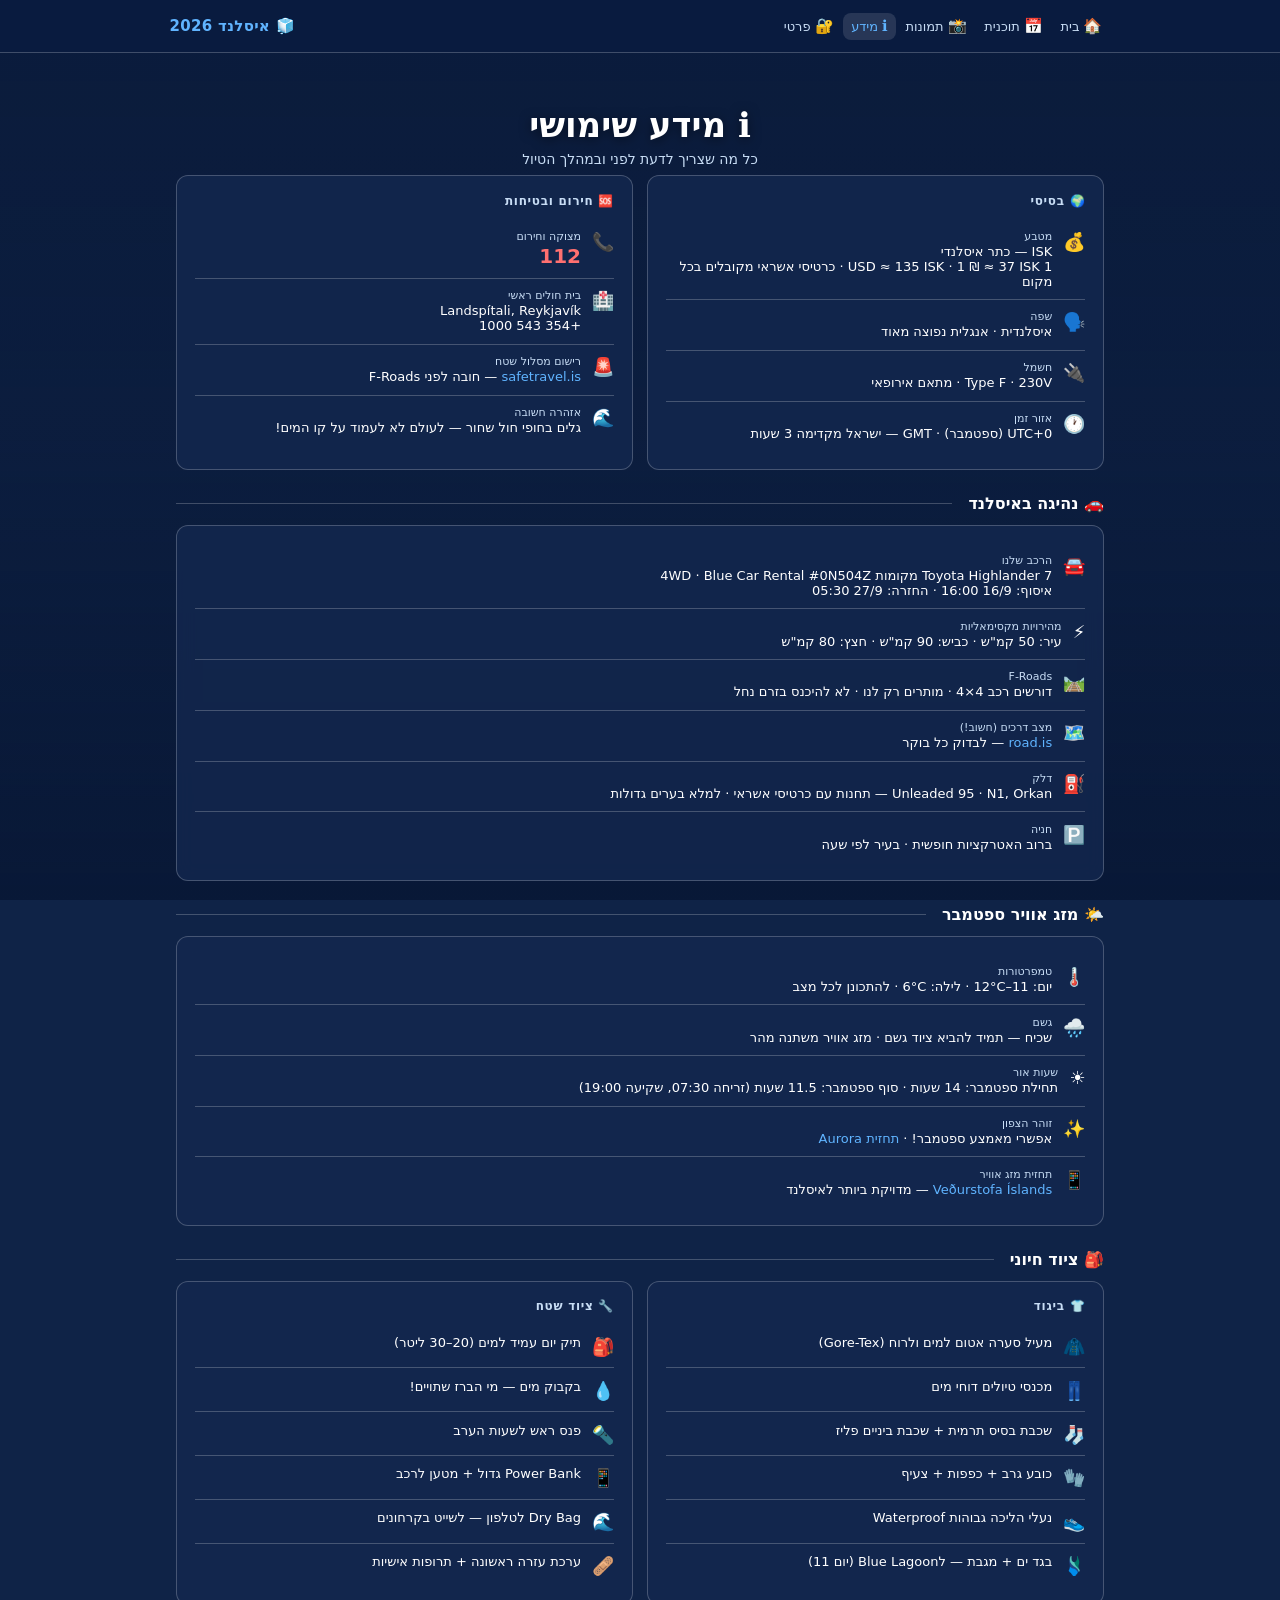
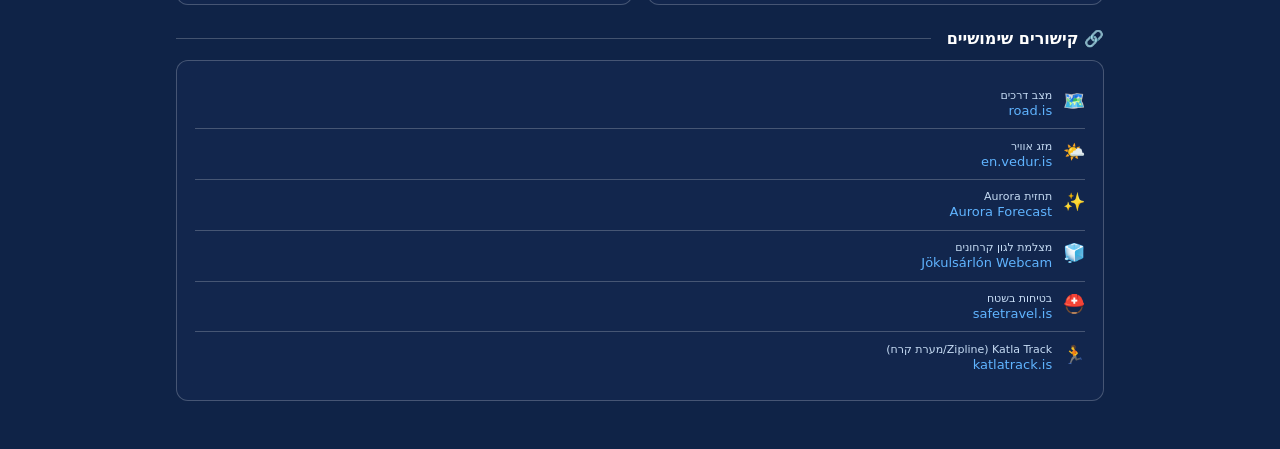
<file: info.html>
<!DOCTYPE html>
<html lang="he" dir="rtl">
<head>
  <meta charset="UTF-8">
  <meta name="viewport" content="width=device-width, initial-scale=1.0">
  <title>מידע שימושי — איסלנד 2026</title>
  <link rel="stylesheet" href="css/style.css">
  <link rel="icon" href="data:image/svg+xml,<svg xmlns='http://www.w3.org/2000/svg' viewBox='0 0 100 100'><text y='.9em' font-size='90'>ℹ️</text></svg>">
</head>
<body>

<div id="bg-slideshow" class="bg-slideshow"></div>

<nav>
  <div class="nav-inner">
    <div class="nav-links">
      <a href="index.html"><span class="nav-icon">🏠</span><span class="nav-label">בית</span></a>
      <a href="itinerary.html"><span class="nav-icon">📅</span><span class="nav-label">תוכנית</span></a>
      <a href="https://www.polarsteps.com/ShukiBenjamin/27149138-iceland-2026" target="_blank"><span class="nav-icon">📸</span><span class="nav-label">תמונות</span></a>
      <a href="info.html" class="active"><span class="nav-icon">ℹ️</span><span class="nav-label">מידע</span></a>
      <a href="private.html"><span class="nav-icon">🔐</span><span class="nav-label">פרטי</span></a>
    </div>
    <span class="nav-brand">🧊<span class="nav-brand-text"> איסלנד 2026</span></span>
  </div>
</nav>

<div class="page">
  <div class="hero" style="padding-bottom:0.5rem">
    <h1>ℹ️ מידע שימושי</h1>
    <p class="sub">כל מה שצריך לדעת לפני ובמהלך הטיול</p>
  </div>

  <div class="grid-2">
    <!-- BASICS -->
    <div class="card">
      <div class="card-title">🌍 בסיסי</div>
      <div class="info-item"><span class="info-icon">💰</span><div><div class="info-label">מטבע</div><div class="info-value">ISK — כתר איסלנדי<br>1 USD ≈ 135 ISK · 1 ₪ ≈ 37 ISK · כרטיסי אשראי מקובלים בכל מקום</div></div></div>
      <div class="info-item"><span class="info-icon">🗣️</span><div><div class="info-label">שפה</div><div class="info-value">איסלנדית · אנגלית נפוצה מאוד</div></div></div>
      <div class="info-item"><span class="info-icon">🔌</span><div><div class="info-label">חשמל</div><div class="info-value">Type F · 230V · מתאם אירופאי</div></div></div>
      <div class="info-item"><span class="info-icon">🕐</span><div><div class="info-label">אזור זמן</div><div class="info-value">UTC+0 (ספטמבר) · GMT — ישראל מקדימה 3 שעות</div></div></div>
    </div>

    <!-- EMERGENCY -->
    <div class="card">
      <div class="card-title">🆘 חירום ובטיחות</div>
      <div class="info-item"><span class="info-icon">📞</span><div><div class="info-label">מצוקה וחירום</div><div class="info-value" style="font-size:20px;font-weight:700;color:var(--red)">112</div></div></div>
      <div class="info-item"><span class="info-icon">🏥</span><div><div class="info-label">בית חולים ראשי</div><div class="info-value">Landspítali, Reykjavík<br>+354 543 1000</div></div></div>
      <div class="info-item"><span class="info-icon">🚨</span><div><div class="info-label">רישום מסלול שטח</div><div class="info-value"><a href="https://safetravel.is" target="_blank">safetravel.is</a> — חובה לפני F-Roads</div></div></div>
      <div class="info-item"><span class="info-icon">🌊</span><div><div class="info-label">אזהרה חשובה</div><div class="info-value">גלים בחופי חול שחור — לעולם לא לעמוד על קו המים!</div></div></div>
    </div>
  </div>

  <!-- DRIVING -->
  <div class="section-title">🚗 נהיגה באיסלנד</div>
  <div class="card">
    <div class="info-item"><span class="info-icon">🚘</span><div><div class="info-label">הרכב שלנו</div><div class="info-value">Toyota Highlander 7 מקומות 4WD · Blue Car Rental #0N504Z<br>איסוף: 16/9 16:00 · החזרה: 27/9 05:30</div></div></div>
    <div class="info-item"><span class="info-icon">⚡</span><div><div class="info-label">מהירויות מקסימאליות</div><div class="info-value">עיר: 50 קמ"ש · כביש: 90 קמ"ש · חצץ: 80 קמ"ש</div></div></div>
    <div class="info-item"><span class="info-icon">🛤️</span><div><div class="info-label">F-Roads</div><div class="info-value">דורשים רכב 4×4 · מותרים רק לנו · לא להיכנס בזרם נחל</div></div></div>
    <div class="info-item"><span class="info-icon">🗺️</span><div><div class="info-label">מצב דרכים (חשוב!)</div><div class="info-value"><a href="https://road.is" target="_blank">road.is</a> — לבדוק כל בוקר</div></div></div>
    <div class="info-item"><span class="info-icon">⛽</span><div><div class="info-label">דלק</div><div class="info-value">Unleaded 95 · N1, Orkan — תחנות עם כרטיסי אשראי · למלא בערים גדולות</div></div></div>
    <div class="info-item"><span class="info-icon">🅿️</span><div><div class="info-label">חניה</div><div class="info-value">ברוב האטרקציות חופשית · בעיר לפי שעה</div></div></div>
  </div>

  <!-- WEATHER -->
  <div class="section-title">🌤️ מזג אוויר ספטמבר</div>
  <div class="card">
    <div class="info-item"><span class="info-icon">🌡️</span><div><div class="info-label">טמפרטורות</div><div class="info-value">יום: 11–12°C · לילה: 6°C · להתכונן לכל מצב</div></div></div>
    <div class="info-item"><span class="info-icon">🌧️</span><div><div class="info-label">גשם</div><div class="info-value">שכיח — תמיד להביא ציוד גשם · מזג אוויר משתנה מהר</div></div></div>
    <div class="info-item"><span class="info-icon">☀️</span><div><div class="info-label">שעות אור</div><div class="info-value">תחילת ספטמבר: 14 שעות · סוף ספטמבר: 11.5 שעות (זריחה 07:30, שקיעה 19:00)</div></div></div>
    <div class="info-item"><span class="info-icon">✨</span><div><div class="info-label">זוהר הצפון</div><div class="info-value">אפשרי מאמצע ספטמבר! · <a href="https://en.vedur.is/weather/forecasts/aurora/" target="_blank">תחזית Aurora</a></div></div></div>
    <div class="info-item"><span class="info-icon">📱</span><div><div class="info-label">תחזית מזג אוויר</div><div class="info-value"><a href="https://en.vedur.is" target="_blank">Veðurstofa Íslands</a> — מדויקת ביותר לאיסלנד</div></div></div>
  </div>

  <!-- GEAR -->
  <div class="section-title">🎒 ציוד חיוני</div>
  <div class="grid-2">
    <div class="card">
      <div class="card-title">👕 ביגוד</div>
      <div class="info-item"><span class="info-icon">🧥</span><div><div class="info-value">מעיל סערה אטום למים ולרוח (Gore-Tex)</div></div></div>
      <div class="info-item"><span class="info-icon">👖</span><div><div class="info-value">מכנסי טיולים דוחי מים</div></div></div>
      <div class="info-item"><span class="info-icon">🧦</span><div><div class="info-value">שכבת בסיס תרמית + שכבת ביניים פליז</div></div></div>
      <div class="info-item"><span class="info-icon">🧤</span><div><div class="info-value">כובע גרב + כפפות + צעיף</div></div></div>
      <div class="info-item"><span class="info-icon">👟</span><div><div class="info-value">נעלי הליכה גבוהות Waterproof</div></div></div>
      <div class="info-item"><span class="info-icon">🩱</span><div><div class="info-value">בגד ים + מגבת — לBlue Lagoon (יום 11)</div></div></div>
    </div>
    <div class="card">
      <div class="card-title">🔧 ציוד שטח</div>
      <div class="info-item"><span class="info-icon">🎒</span><div><div class="info-value">תיק יום עמיד למים (20–30 ליטר)</div></div></div>
      <div class="info-item"><span class="info-icon">💧</span><div><div class="info-value">בקבוק מים — מי הברז שתויים!</div></div></div>
      <div class="info-item"><span class="info-icon">🔦</span><div><div class="info-value">פנס ראש לשעות הערב</div></div></div>
      <div class="info-item"><span class="info-icon">📱</span><div><div class="info-value">Power Bank גדול + מטען לרכב</div></div></div>
      <div class="info-item"><span class="info-icon">🌊</span><div><div class="info-value">Dry Bag לטלפון — לשייט בקרחונים</div></div></div>
      <div class="info-item"><span class="info-icon">🩹</span><div><div class="info-value">ערכת עזרה ראשונה + תרופות אישיות</div></div></div>
    </div>
  </div>

  <!-- LINKS -->
  <div class="section-title">🔗 קישורים שימושיים</div>
  <div class="card">
    <div class="info-item"><span class="info-icon">🗺️</span><div><div class="info-label">מצב דרכים</div><div class="info-value"><a href="https://road.is" target="_blank">road.is</a></div></div></div>
    <div class="info-item"><span class="info-icon">🌤️</span><div><div class="info-label">מזג אוויר</div><div class="info-value"><a href="https://en.vedur.is" target="_blank">en.vedur.is</a></div></div></div>
    <div class="info-item"><span class="info-icon">✨</span><div><div class="info-label">תחזית Aurora</div><div class="info-value"><a href="https://en.vedur.is/weather/forecasts/aurora/" target="_blank">Aurora Forecast</a></div></div></div>
    <div class="info-item"><span class="info-icon">🧊</span><div><div class="info-label">מצלמת לגון קרחונים</div><div class="info-value"><a href="https://www.skylinewebcams.com/en/webcam/iceland/austurland/hofn/jokulsarlon.html" target="_blank">Jökulsárlón Webcam</a></div></div></div>
    <div class="info-item"><span class="info-icon">⛑️</span><div><div class="info-label">בטיחות בשטח</div><div class="info-value"><a href="https://safetravel.is" target="_blank">safetravel.is</a></div></div></div>
    <div class="info-item"><span class="info-icon">🏃</span><div><div class="info-label">Katla Track (Zipline/מערת קרח)</div><div class="info-value"><a href="https://katlatrack.is" target="_blank">katlatrack.is</a></div></div></div>
  </div>

</div>
<script src="js/nav.js"></script>
</body>
</html>
</file>
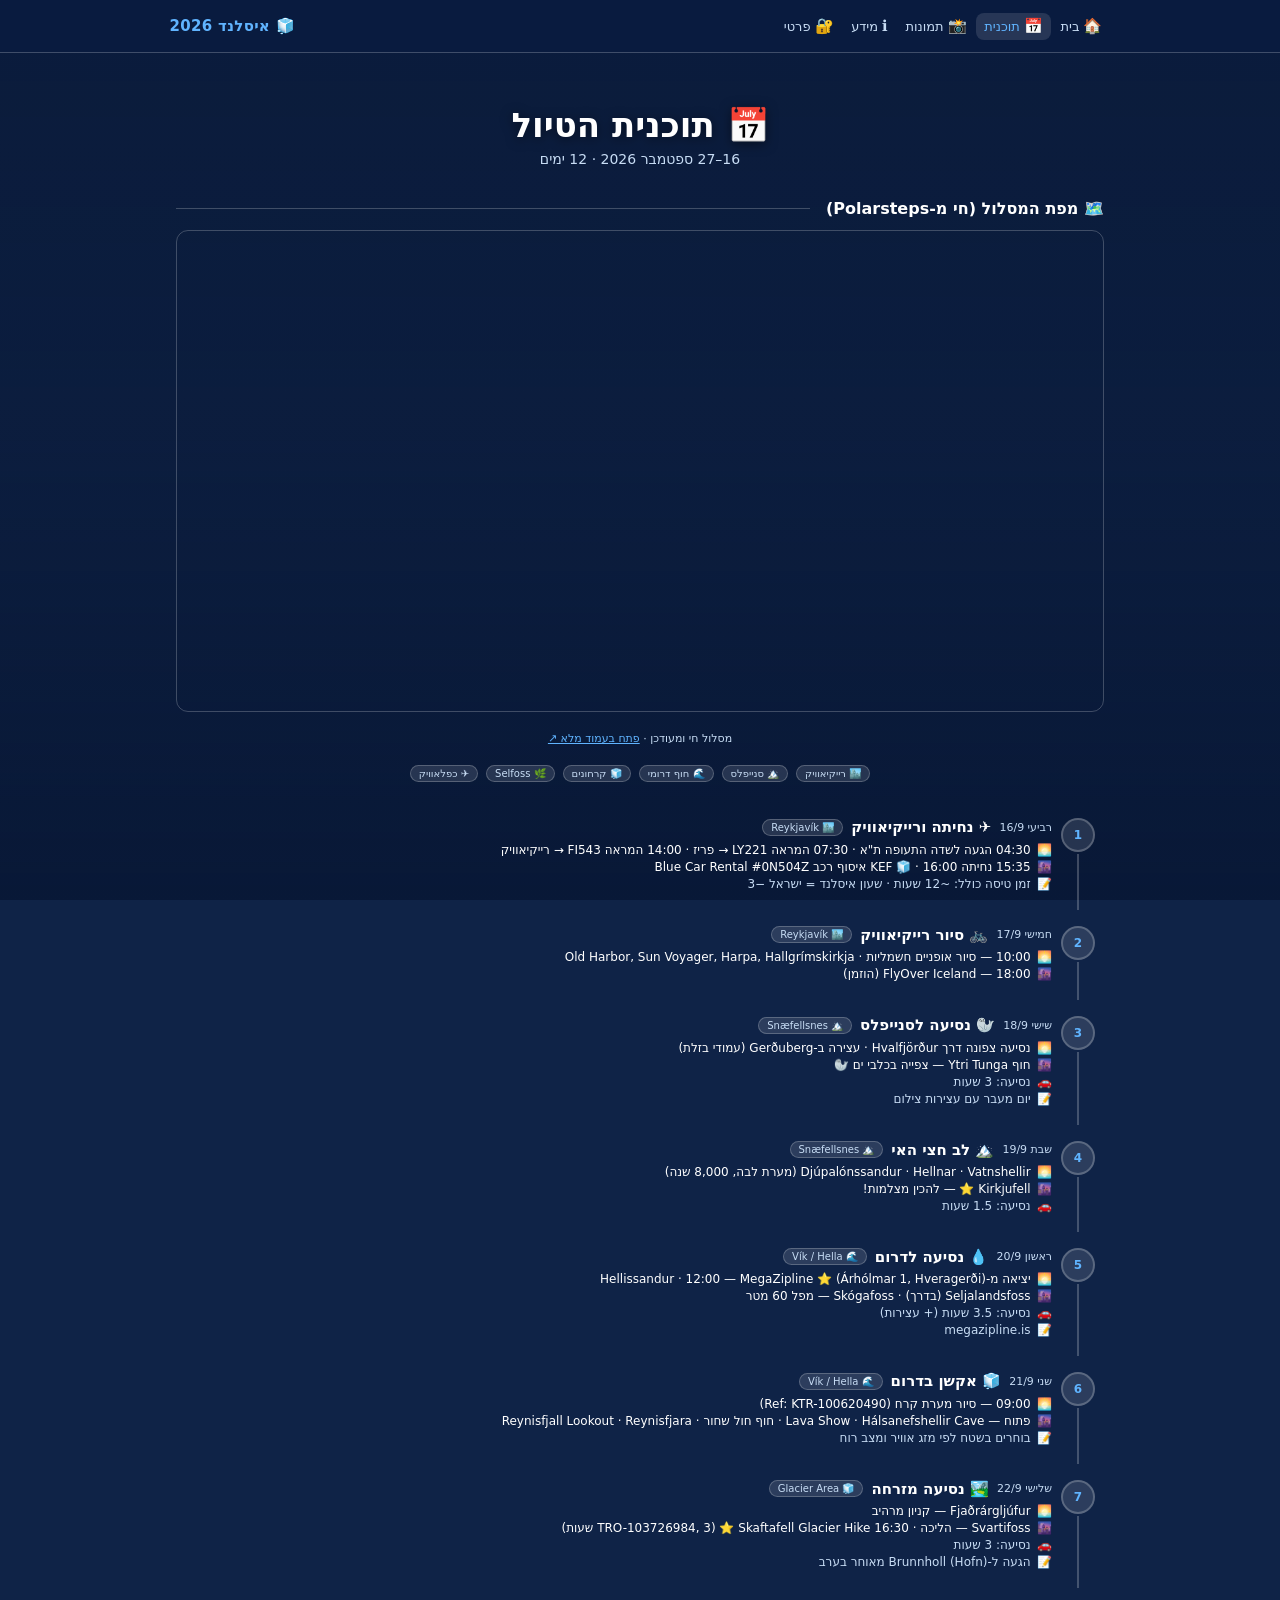
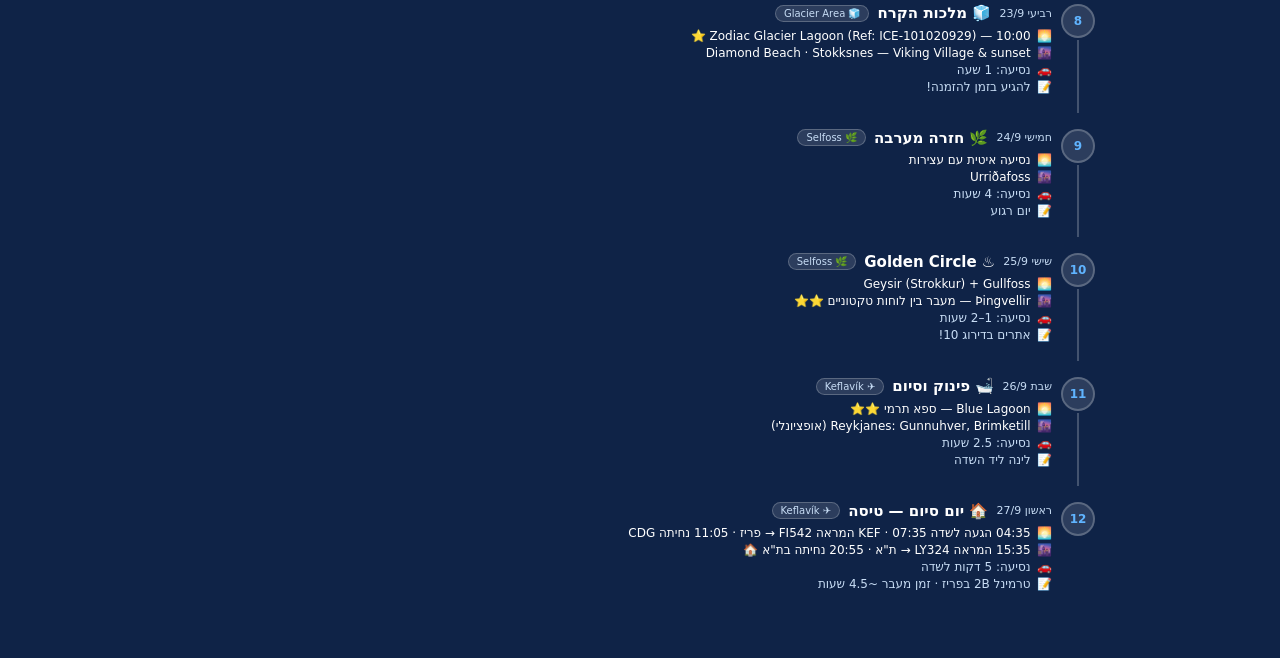
<file: itinerary.html>
<!DOCTYPE html>
<html lang="he" dir="rtl">
<head>
  <meta charset="UTF-8">
  <meta name="viewport" content="width=device-width, initial-scale=1.0">
  <title>תוכנית טיול — איסלנד 2026</title>
  <link rel="stylesheet" href="css/style.css">
  <link rel="icon" href="data:image/svg+xml,<svg xmlns='http://www.w3.org/2000/svg' viewBox='0 0 100 100'><text y='.9em' font-size='90'>📅</text></svg>">
</head>
<body>

<div id="bg-slideshow" class="bg-slideshow"></div>

<nav>
  <div class="nav-inner">
    <div class="nav-links">
      <a href="index.html"><span class="nav-icon">🏠</span><span class="nav-label">בית</span></a>
      <a href="itinerary.html" class="active"><span class="nav-icon">📅</span><span class="nav-label">תוכנית</span></a>
      <a href="https://www.polarsteps.com/ShukiBenjamin/27149138-iceland-2026" target="_blank"><span class="nav-icon">📸</span><span class="nav-label">תמונות</span></a>
      <a href="info.html"><span class="nav-icon">ℹ️</span><span class="nav-label">מידע</span></a>
      <a href="private.html"><span class="nav-icon">🔐</span><span class="nav-label">פרטי</span></a>
    </div>
    <span class="nav-brand">🧊<span class="nav-brand-text"> איסלנד 2026</span></span>
  </div>
</nav>

<div class="page">
  <div class="hero" style="padding-bottom:.5rem">
    <h1>📅 תוכנית הטיול</h1>
    <p class="sub">16–27 ספטמבר 2026 · 12 ימים</p>
  </div>

  <!-- MAP - Polarsteps live embed -->
  <div class="section-title">🗺️ מפת המסלול (חי מ-Polarsteps)</div>
  <div class="map-container">
    <iframe src="https://www.polarsteps.com/ShukiBenjamin/27149138-iceland-2026/embed"
            style="width:100%;height:480px;border:none;display:block"
            loading="lazy" title="מפת טיול איסלנד 2026 - Polarsteps"></iframe>
  </div>
  <p style="font-size:11px;color:var(--text2);margin:0.5rem 0 1.25rem;text-align:center">
    מסלול חי ומעודכן · <a href="https://www.polarsteps.com/ShukiBenjamin/27149138-iceland-2026" target="_blank" style="color:var(--accent)">פתח בעמוד מלא ↗</a>
  </p>

  <!-- LEGEND -->
  <div style="display:flex;gap:.5rem;flex-wrap:wrap;justify-content:center;margin-bottom:1.25rem">
    <span class="region-badge">🏙️ רייקיאוויק</span>
    <span class="region-badge">🏔️ סנייפלס</span>
    <span class="region-badge">🌊 חוף דרומי</span>
    <span class="region-badge">🧊 קרחונים</span>
    <span class="region-badge">🌿 Selfoss</span>
    <span class="region-badge">✈️ כפלאוויק</span>
  </div>

  <div id="itinerary-list"></div>
</div>

<script src="js/nav.js"></script>
<script>
const DAYS = [
  { day:1,  date:"2026-09-16", title:"נחיתה ורייקיאוויק",  emoji:"✈️", region:"🏙️ Reykjavík",
    morning:"04:30 הגעה לשדה התעופה ת\"א · 07:30 המראה LY221 → פריז · 14:00 המראה FI543 → רייקיאוויק",
    afternoon:"15:35 נחיתה KEF 🧊 · 16:00 איסוף רכב Blue Car Rental #0N504Z",
    drive:"", notes:"זמן טיסה כולל: ~12 שעות · שעון איסלנד = ישראל −3" },
  { day:2,  date:"2026-09-17", title:"סיור רייקיאוויק",    emoji:"🚲", region:"🏙️ Reykjavík",
    morning:"10:00 — סיור אופניים חשמליות · Old Harbor, Sun Voyager, Harpa, Hallgrímskirkja",
    afternoon:"18:00 — FlyOver Iceland (הוזמן)", drive:"", notes:"" },
  { day:3,  date:"2026-09-18", title:"נסיעה לסנייפלס",     emoji:"🦭", region:"🏔️ Snæfellsnes",
    morning:"נסיעה צפונה דרך Hvalfjörður · עצירה ב-Gerðuberg (עמודי בזלת)",
    afternoon:"חוף Ytri Tunga — צפייה בכלבי ים 🦭", drive:"3 שעות", notes:"יום מעבר עם עצירות צילום" },
  { day:4,  date:"2026-09-19", title:"לב חצי האי",         emoji:"🏔️", region:"🏔️ Snæfellsnes",
    morning:"Djúpalónssandur · Hellnar · Vatnshellir (מערת לבה, 8,000 שנה)",
    afternoon:"Kirkjufell ⭐ — להכין מצלמות!", drive:"1.5 שעות", notes:"" },
  { day:5,  date:"2026-09-20", title:"נסיעה לדרום",        emoji:"💧", region:"🌊 Vík / Hella",
    morning:"יציאה מ-Hellissandur · 12:00 — MegaZipline ⭐ (Árhólmar 1, Hveragerði)",
    afternoon:"Seljalandsfoss (בדרך) · Skógafoss — מפל 60 מטר", drive:"3.5 שעות (+ עצירות)", notes:"megazipline.is" },
  { day:6,  date:"2026-09-21", title:"אקשן בדרום",         emoji:"🧊", region:"🌊 Vík / Hella",
    morning:"09:00 — סיור מערת קרח (Ref: KTR-100620490)",
    afternoon:"פתוח — Lava Show · Hálsanefshellir Cave · חוף חול שחור · Reynisfjall Lookout · Reynisfjara", drive:"", notes:"בוחרים בשטח לפי מזג אוויר ומצב רוח" },
  { day:7,  date:"2026-09-22", title:"נסיעה מזרחה",        emoji:"🏞️", region:"🧊 Glacier Area",
    morning:"Fjaðrárgljúfur — קניון מרהיב",
    afternoon:"Svartifoss — הליכה · 16:30 Skaftafell Glacier Hike ⭐ (TRO-103726984, 3 שעות)", drive:"3 שעות", notes:"הגעה ל-Brunnholl (Hofn) מאוחר בערב" },
  { day:8,  date:"2026-09-23", title:"מלכות הקרח",         emoji:"🧊", region:"🧊 Glacier Area",
    morning:"10:00 — Zodiac Glacier Lagoon (Ref: ICE-101020929) ⭐",
    afternoon:"Diamond Beach · Stokksnes — Viking Village & sunset", drive:"1 שעה", notes:"להגיע בזמן להזמנה!" },
  { day:9,  date:"2026-09-24", title:"חזרה מערבה",         emoji:"🌿", region:"🌿 Selfoss",
    morning:"נסיעה איטית עם עצירות",
    afternoon:"Urriðafoss", drive:"4 שעות", notes:"יום רגוע" },
  { day:10, date:"2026-09-25", title:"Golden Circle",       emoji:"♨️", region:"🌿 Selfoss",
    morning:"Geysir (Strokkur) + Gullfoss",
    afternoon:"Þingvellir — מעבר בין לוחות טקטוניים ⭐⭐", drive:"1–2 שעות", notes:"אתרים בדירוג 10!" },
  { day:11, date:"2026-09-26", title:"פינוק וסיום",         emoji:"🛁", region:"✈️ Keflavík",
    morning:"Blue Lagoon — ספא תרמי ⭐⭐",
    afternoon:"Reykjanes: Gunnuhver, Brimketill (אופציונלי)", drive:"2.5 שעות", notes:"לינה ליד השדה" },
  { day:12, date:"2026-09-27", title:"יום סיום — טיסה",    emoji:"🏠", region:"✈️ Keflavík",
    morning:"04:35 הגעה לשדה KEF · 07:35 המראה FI542 → פריז · 11:05 נחיתה CDG",
    afternoon:"15:35 המראה LY324 → ת\"א · 20:55 נחיתה בת\"א 🏠",
    drive:"5 דקות לשדה", notes:"טרמינל 2B בפריז · זמן מעבר ~4.5 שעות" }
];

function fmtDate(s){
  const d=new Date(s);
  const dn=['ראשון','שני','שלישי','רביעי','חמישי','שישי','שבת'];
  return `${dn[d.getDay()]} ${d.getDate()}/9`;
}
const ts = new Date().toISOString().slice(0,10);

const container = document.getElementById('itinerary-list');
container.innerHTML = DAYS.map(d=>`
  <div class="day-row" id="day${d.day}">
    <div class="day-num"><div class="day-circle ${d.date===ts?'today':''}">${d.day}</div></div>
    <div class="day-content">
      <div class="day-header">
        <span class="day-date">${fmtDate(d.date)}</span>
        <span class="day-name">${d.emoji} ${d.title}</span>
        <span class="region-badge">${d.region}</span>
        ${d.date===ts?'<span style="background:var(--accent2);color:white;font-size:10px;padding:2px 7px;border-radius:20px">היום</span>':''}
      </div>
      <div class="detail-row"><span class="icon">🌅</span> <span>${d.morning}</span></div>
      <div class="detail-row"><span class="icon">🌆</span> <span>${d.afternoon}</span></div>
      ${d.drive?`<div class="detail-row"><span class="icon">🚗</span> <span style="color:var(--text2)">נסיעה: ${d.drive}</span></div>`:''}
      ${d.notes?`<div class="detail-row"><span class="icon">📝</span> <span style="color:var(--text2)">${d.notes}</span></div>`:''}
    </div>
  </div>`).join('');
</script>
</body>
</html>
</file>
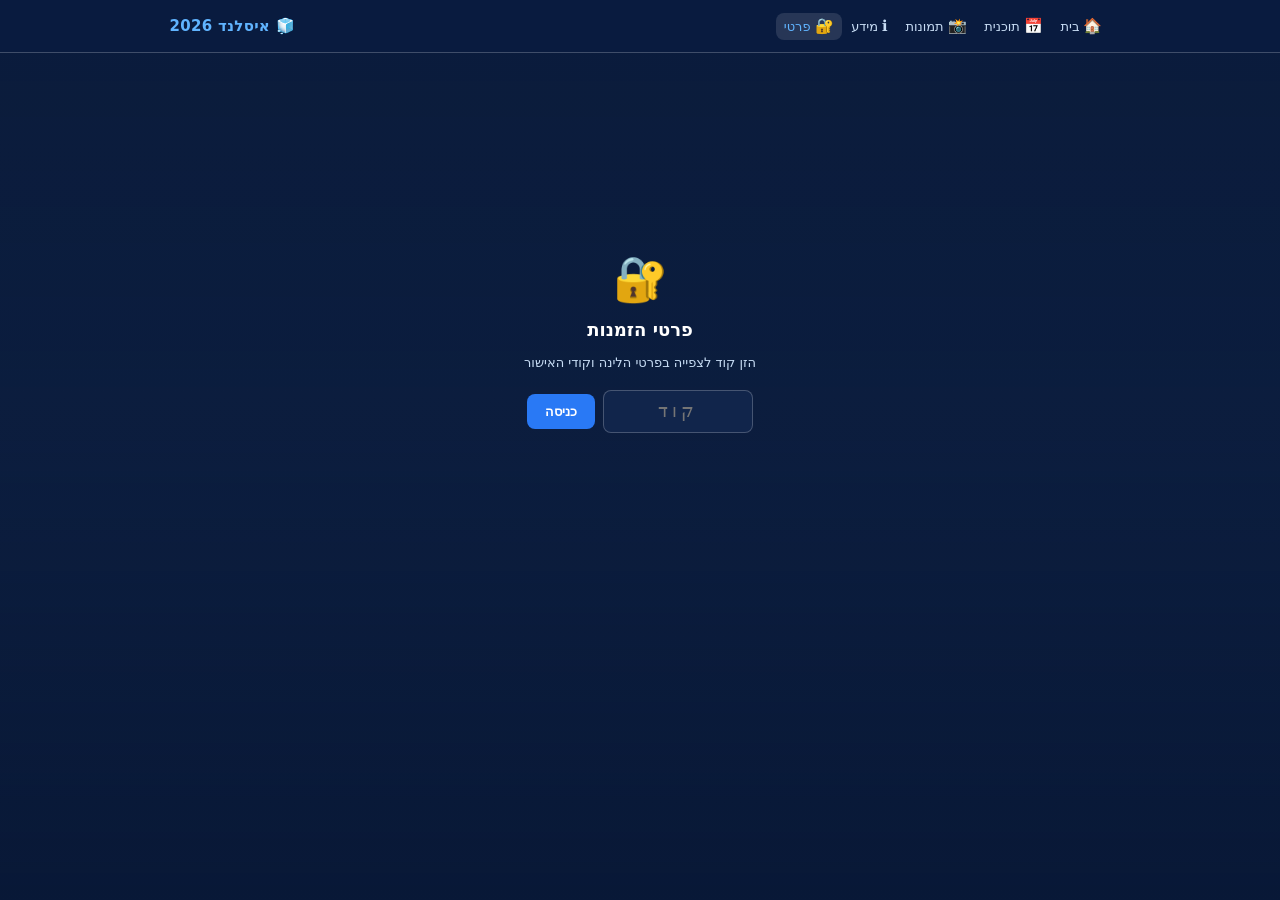
<file: private.html>
<!DOCTYPE html>
<html lang="he" dir="rtl">
<head>
  <meta charset="UTF-8">
  <meta name="viewport" content="width=device-width, initial-scale=1.0">
  <title>פרטי הזמנות — איסלנד 2026</title>
  <link rel="stylesheet" href="css/style.css">
  <link rel="icon" href="data:image/svg+xml,<svg xmlns='http://www.w3.org/2000/svg' viewBox='0 0 100 100'><text y='.9em' font-size='90'>🔐</text></svg>">
</head>
<body>

<div id="bg-slideshow" class="bg-slideshow"></div>

<nav>
  <div class="nav-inner">
    <div class="nav-links">
      <a href="index.html"><span class="nav-icon">🏠</span><span class="nav-label">בית</span></a>
      <a href="itinerary.html"><span class="nav-icon">📅</span><span class="nav-label">תוכנית</span></a>
      <a href="https://www.polarsteps.com/ShukiBenjamin/27149138-iceland-2026" target="_blank"><span class="nav-icon">📸</span><span class="nav-label">תמונות</span></a>
      <a href="info.html"><span class="nav-icon">ℹ️</span><span class="nav-label">מידע</span></a>
      <a href="private.html" class="active"><span class="nav-icon">🔐</span><span class="nav-label">פרטי</span></a>
    </div>
    <span class="nav-brand">🧊<span class="nav-brand-text"> איסלנד 2026</span></span>
  </div>
</nav>

<div class="page">

  <!-- LOCK -->
  <div id="lock-screen" class="lock-overlay">
    <div class="lock-icon">🔐</div>
    <h2>פרטי הזמנות</h2>
    <p>הזן קוד לצפייה בפרטי הלינה וקודי האישור</p>
    <div class="pin-input">
      <input type="password" id="pin" placeholder="קוד" maxlength="10" inputmode="numeric" autocomplete="off">
      <button class="btn" onclick="checkPin()">כניסה</button>
    </div>
    <div id="pin-error" class="error-msg" style="display:none">קוד שגוי — נסה שוב</div>
  </div>

  <!-- CONTENT -->
  <div id="private-content" style="display:none">

    <div class="hero" style="padding-bottom:.5rem">
      <h1>🔐 פרטי הזמנות</h1>
      <p class="sub">לשימוש בדרך · לחץ על כתובת לניווט</p>
    </div>

    <!-- CAR -->
    <div class="section-title">🚗 רכב</div>
    <div class="card">
      <table>
        <tr><th>פריט</th><th>פרטים</th></tr>
        <tr><td>דגם</td><td>Toyota Highlander 7 Seater 4WD</td></tr>
        <tr><td>חברה</td><td>Blue Car Rental</td></tr>
        <tr><td>מספר הזמנה</td><td><span class="code">0N504Z</span> (קיים בארנק בטלפון)</td></tr>
        <tr><td>איסוף</td><td>16 ספטמבר 2026 · 16:00</td></tr>
        <tr><td>החזרה</td><td>27 ספטמבר 2026 · 05:30</td></tr>
      </table>
    </div>

    <!-- ACCOMMODATION -->
    <div class="section-title">🏠 מקומות לינה</div>
    <div class="card">
      <table>
        <tr><th>לילות</th><th>מקום + כתובת</th><th>אישור</th><th>הערה</th></tr>
        <tr>
          <td style="white-space:nowrap;font-size:12px">16–18 ספטמבר</td>
          <td>
            Airbnb — Reykjavík<br>
            <a class="maps-link" href="https://maps.google.com/?q=Klapparstígur+1,+Reykjavík+101,+Iceland" target="_blank">📍 Klapparstígur 1, 101</a>
            <br><span style="font-size:11px;color:var(--text2)">מארח: Snorri · כניסה 15:00</span>
          </td>
          <td><span class="code">HMJH4QB4QN</span></td>
          <td style="color:var(--orange);font-size:12px">ביטול עד 16/9</td>
        </tr>
        <tr>
          <td style="white-space:nowrap;font-size:12px">18–20 ספטמבר</td>
          <td>
            Airbnb — Hellissandur<br>
            <a class="maps-link" href="https://maps.google.com/?q=Hellissandur,+Snæfellsbær+360,+Iceland" target="_blank">📍 Hella, Hellissandur 360</a>
            <br><span style="font-size:11px;color:var(--text2)">בית ראשון משמאל בכניסה, שלט Hella · מארחת: Urszula</span>
          </td>
          <td><span class="code">HM32DTJ5QD</span></td>
          <td style="color:var(--orange);font-size:12px">ביטול עד 6/9</td>
        </tr>
        <tr>
          <td style="white-space:nowrap;font-size:12px">20–22 ספטמבר</td>
          <td>
            Sólheimahjáleiga Guesthouse<br>
            <a class="maps-link" href="https://maps.google.com/?q=Sólheimahjáleiguvegur,+871,+Iceland" target="_blank">📍 ניווט</a>
          </td>
          <td><span class="code">#5553684022</span><br>PIN: <span class="code">4915</span></td>
          <td style="color:var(--red);font-size:12px">לא ניתן לביטול</td>
        </tr>
        <tr>
          <td style="white-space:nowrap;font-size:12px">22–24 ספטמבר</td>
          <td>
            Brunnholl Country Guesthouse<br>
            <a class="maps-link" href="https://maps.google.com/?q=Brunnholl+Country+Guesthouse,+781+Hofn,+Iceland" target="_blank">📍 Brunholl, 781 Hofn</a>
          </td>
          <td><span class="code">#6631695271</span><br>PIN: <span class="code">7900</span></td>
          <td style="color:var(--red);font-size:12px">לא ניתן לביטול</td>
        </tr>
        <tr>
          <td style="white-space:nowrap;font-size:12px">24–26 ספטמבר</td>
          <td>
            Airbnb — Selfoss<br>
            <a class="maps-link" href="https://maps.google.com/?q=2+Stangarbraut,+Selfoss+801,+Iceland" target="_blank">📍 2 Stangarbraut, Selfoss 801</a>
            <br><span style="font-size:11px;color:var(--text2)">מארחת: Björk · כניסה 14:00 · יציאה 11:00</span>
          </td>
          <td><span class="code">HMYRYDBRYW</span></td>
          <td style="color:var(--orange);font-size:12px">ביטול חינם עד 19/9</td>
        </tr>
        <tr>
          <td style="white-space:nowrap;font-size:12px">26–27 ספטמבר</td>
          <td>
            Hotel Keflavik<br>
            <a class="maps-link" href="https://maps.google.com/?q=Hotel+Keflavik,+Keflavik+Airport,+Iceland" target="_blank">📍 ניווט לבית מלון</a>
          </td>
          <td><span class="code">#5553638088</span><br>PIN: <span class="code">3278</span></td>
          <td style="font-size:12px">—</td>
        </tr>
      </table>
    </div>

    <!-- BOOKED ATTRACTIONS -->
    <div class="section-title">🎯 אטרקציות מוזמנות</div>
    <div class="card">
      <table>
        <tr><th>יום</th><th>אטרקציה</th><th>אישור</th><th>שעה</th></tr>
        <tr>
          <td style="font-size:12px">יום 2 · 17/9</td>
          <td>🚲 סיור אופניים חשמליות</td>
          <td><span class="code">ClassicTour</span></td>
          <td>10:00</td>
        </tr>
        <tr>
          <td style="font-size:12px">יום 2 · 17/9</td>
          <td>
            🎬 FlyOver Iceland<br>
            <a class="maps-link" href="https://maps.google.com/?q=FlyOver+Iceland+Reykjavik" target="_blank">📍 מיקום</a>
          </td>
          <td><span class="code">שולם</span></td>
          <td>18:00</td>
        </tr>
        <tr>
          <td style="font-size:12px">יום 5 · 20/9</td>
          <td>
            🧊 MegaZipline<br>
            <a class="maps-link" href="https://maps.google.com/?q=Árhólmar+1,+810+Hveragerði,+Iceland" target="_blank">📍 Árhólmar 1, Hveragerði</a><br>
            <span style="font-size:11px;color:var(--orange)">⚠️ כל משתתף ממלא טופס: <a href="https://mono.wherewolf.co.nz/qeg8ry" target="_blank" style="color:var(--orange)">wherewolf.co.nz</a></span>
          </td>
          <td><span class="code">MEGAZIP-103720833</span></td>
          <td>12:00</td>
        </tr>
        <tr>
          <td style="font-size:12px">יום 6 · 21/9</td>
          <td>
            🧊 סיור מערת קרח<br>
            <a class="maps-link" href="https://katlatrack.is" target="_blank">🔗 katlatrack.is</a>
          </td>
          <td><span class="code">KTR-100620490</span></td>
          <td>09:00</td>
        </tr>
        <tr>
          <td style="font-size:12px">יום 7 · 22/9</td>
          <td>
            🏔️ Skaftafell Glacier Hike ⭐<br>
            <span style="font-size:11px;color:var(--text2)">Easy level · 3 שעות · 5 משתתפים</span>
          </td>
          <td><span class="code">TRO-103726984</span></td>
          <td>16:30</td>
        </tr>
        <tr>
          <td style="font-size:12px">יום 8 · 23/9</td>
          <td>
            🧊 Zodiac Glacier Lagoon<br>
            <a class="maps-link" href="https://maps.google.com/?q=Jokulsarlon+Glacier+Lagoon,+Iceland" target="_blank">📍 Jökulsárlón</a>
          </td>
          <td><span class="code">ICE-T142578242</span></td>
          <td>10:00</td>
        </tr>
      </table>
    </div>

    <div style="text-align:center;margin-top:1.5rem">
      <button class="btn" onclick="lock()" style="background:var(--bg3);color:var(--text2);border:1px solid var(--border)">🔒 נעל מסך</button>
    </div>
  </div>
</div>

<script src="js/nav.js"></script>
<script>
const PIN = "99010611";
function checkPin(){
  if(document.getElementById('pin').value===PIN){
    document.getElementById('lock-screen').style.display='none';
    document.getElementById('private-content').style.display='block';
    sessionStorage.setItem('unlocked','1');
  } else {
    document.getElementById('pin-error').style.display='block';
    document.getElementById('pin').value='';
    document.getElementById('pin').focus();
    setTimeout(()=>document.getElementById('pin-error').style.display='none',3000);
  }
}
function lock(){
  sessionStorage.removeItem('unlocked');
  document.getElementById('private-content').style.display='none';
  document.getElementById('lock-screen').style.display='flex';
  document.getElementById('pin').value='';
}
if(sessionStorage.getItem('unlocked')==='1'){
  document.getElementById('lock-screen').style.display='none';
  document.getElementById('private-content').style.display='block';
}
document.addEventListener('keydown', e=>{ if(e.key==='Enter') checkPin(); });
</script>
</body>
</html>
</file>
<file: css/style.css>
:root {
  --bg: #0f2347;
  --bg2: rgba(20, 40, 80, 0.78);
  --bg3: rgba(255,255,255,0.12);
  --bg3s: rgba(255,255,255,0.20);
  --border: rgba(255,255,255,0.22);
  --border2: rgba(255,255,255,0.38);
  --text: #ffffff;
  --text2: #c8ddf5;
  --accent: #60b4ff;
  --accent2: #2979f5;
  --green: #4dffa0;
  --orange: #ffe066;
  --red: #ff7070;
  --teal: #40f0e0;
  --purple: #d090ff;
  --radius: 12px;
  --glass: rgba(10, 28, 65, 0.68);
  --glass2: rgba(10, 28, 65, 0.84);
}

* { box-sizing: border-box; margin: 0; padding: 0; }

body {
  font-family: 'Segoe UI', system-ui, -apple-system, sans-serif;
  background: var(--bg);
  color: var(--text);
  direction: rtl;
  min-height: 100vh;
}

/* ─── BG SLIDESHOW ─── */
.bg-slideshow {
  position: fixed;
  inset: 0;
  z-index: -1;
  overflow: hidden;
}
.bg-slideshow::after {
  content: '';
  position: absolute;
  inset: 0;
  background: linear-gradient(to bottom,
    rgba(5,18,45,0.42) 0%,
    rgba(5,18,45,0.32) 50%,
    rgba(5,18,45,0.62) 100%);
}
.bg-slide {
  position: absolute;
  inset: 0;
  background-size: cover;
  background-position: center;
  opacity: 0;
  transition: opacity 2s ease-in-out;
}
.bg-slide.active { opacity: 1; }

/* ─── NAV ─── */
nav {
  background: var(--glass2);
  backdrop-filter: blur(12px);
  -webkit-backdrop-filter: blur(12px);
  border-bottom: 1px solid var(--border);
  position: sticky;
  top: 0;
  z-index: 200;
}
.nav-inner {
  max-width: 960px;
  margin: 0 auto;
  padding: 0 0.6rem;
  display: flex;
  align-items: center;
  height: 52px;
  gap: 0.15rem;
}
.nav-brand {
  font-size: 15px;
  font-weight: 700;
  color: var(--text);
  text-decoration: none;
  margin-left: auto;
  white-space: nowrap;
  letter-spacing: 0.02em;
  flex-shrink: 0;
}
.nav-brand-text { color: var(--accent); }
.nav-links {
  display: flex;
  gap: 0.1rem;
  align-items: center;
  flex: 1;
  min-width: 0;
  overflow-x: auto;
  scrollbar-width: none;
}
.nav-links::-webkit-scrollbar { display: none; }
nav a {
  color: var(--text2);
  text-decoration: none;
  font-size: 13px;
  padding: 6px 8px;
  border-radius: 8px;
  transition: all 0.15s;
  white-space: nowrap;
  display: flex;
  align-items: center;
  gap: 4px;
  flex-shrink: 0;
}
nav a:hover { color: var(--text); background: var(--bg3); }
nav a.active { color: var(--accent); background: var(--bg3); }
.nav-icon { font-size: 15px; line-height: 1; }
.nav-label { font-size: 13px; }

@media (max-width: 600px) {
  .nav-inner { padding: 0 0.4rem; gap: 0; }
  .nav-brand-text { display: none; }
  .nav-brand { font-size: 18px; margin-left: 0.3rem; }
  nav a { padding: 8px 9px; }
  .nav-icon { font-size: 19px; }
  .nav-label { display: none; }
}

/* ─── LAYOUT ─── */
.page {
  max-width: 960px;
  margin: 0 auto;
  padding: 1.25rem 1rem 3rem;
}

/* ─── HERO ─── */
.hero {
  text-align: center;
  padding: 2rem 0 1.25rem;
}
.hero h1 {
  font-size: clamp(20px, 5vw, 34px);
  font-weight: 800;
  color: var(--text);
  margin-bottom: 0.4rem;
  text-shadow: 0 2px 12px rgba(0,0,0,0.5);
}
.hero .sub { color: var(--text2); font-size: 14px; }

/* ─── COUNTDOWN ─── */
.countdown {
  display: flex;
  justify-content: center;
  gap: 0.75rem;
  margin: 1.25rem 0;
  flex-wrap: wrap;
}
.countdown-item {
  background: var(--bg2);
  backdrop-filter: blur(8px);
  border: 1px solid var(--border);
  border-radius: var(--radius);
  padding: 0.7rem 1.1rem;
  text-align: center;
  min-width: 68px;
}
.countdown-item .num {
  font-size: 26px;
  font-weight: 800;
  color: var(--accent);
  line-height: 1;
}
.countdown-item .label { font-size: 11px; color: var(--text2); margin-top: 4px; }

/* ─── GRIDS ─── */
.grid-2 { display: grid; grid-template-columns: 1fr 1fr; gap: 0.9rem; }
.grid-3 { display: grid; grid-template-columns: repeat(3,1fr); gap: 0.9rem; }
.grid-4 { display: grid; grid-template-columns: repeat(4,1fr); gap: 0.75rem; }
@media (max-width: 640px) {
  .grid-2, .grid-3, .grid-4 { grid-template-columns: 1fr; }
}
@media (min-width: 641px) and (max-width: 800px) {
  .grid-3 { grid-template-columns: 1fr 1fr; }
  .grid-4 { grid-template-columns: 1fr 1fr; }
}

/* ─── CARD ─── */
.card {
  background: var(--bg2);
  backdrop-filter: blur(10px);
  -webkit-backdrop-filter: blur(10px);
  border: 1px solid var(--border);
  border-radius: var(--radius);
  padding: 1.1rem;
}
.card-title {
  font-size: 12px;
  font-weight: 700;
  color: var(--text2);
  text-transform: uppercase;
  letter-spacing: 0.06em;
  margin-bottom: 0.7rem;
  display: flex;
  align-items: center;
  gap: 0.4rem;
}

/* ─── TODAY / TOMORROW ─── */
.today-card { border-color: rgba(126,184,247,0.4); }
.today-card .day-label {
  font-size: 11px;
  font-weight: 700;
  letter-spacing: 0.08em;
  margin-bottom: 4px;
  text-transform: uppercase;
}
.today-card .day-title { font-size: 15px; font-weight: 700; margin-bottom: 0.6rem; }
.activity { display: flex; gap: 0.5rem; align-items: flex-start; margin-bottom: 0.35rem; font-size: 13px; }
.activity .time { color: var(--orange); font-weight: 700; font-size: 11px; padding-top: 1px; min-width: 42px; }
.activity-text { color: var(--text); }

/* ─── WEATHER ─── */
.weather-grid { display: grid; grid-template-columns: 1fr 1fr; gap: 0.75rem; }
.weather-day { background: var(--bg3); border-radius: 8px; padding: 0.75rem; text-align: center; }
.weather-icon { font-size: 26px; margin-bottom: 3px; }
.weather-temp { font-size: 18px; font-weight: 700; }
.weather-desc { font-size: 11px; color: var(--text2); margin-top: 2px; }
.weather-date { font-size: 10px; color: var(--text2); margin-bottom: 3px; }

/* ─── SECTION TITLE ─── */
.section-title {
  font-size: 16px;
  font-weight: 700;
  margin: 1.5rem 0 0.75rem;
  display: flex;
  align-items: center;
  gap: 0.5rem;
}
.section-title::after {
  content: '';
  flex: 1;
  height: 1px;
  background: var(--border);
  margin-right: 0.5rem;
}

/* ─── STAT MINI ─── */
.stat-mini {
  background: var(--bg2);
  backdrop-filter: blur(8px);
  border: 1px solid var(--border);
  border-radius: var(--radius);
  padding: 0.75rem 0.9rem;
  text-align: center;
}
.stat-mini .num { font-size: 22px; font-weight: 800; color: var(--accent); }
.stat-mini .lbl { font-size: 11px; color: var(--text2); margin-top: 2px; }

/* ─── ITINERARY ─── */
.day-row {
  display: grid;
  grid-template-columns: 52px 1fr;
  position: relative;
}
.day-row:not(:last-child)::after {
  content: '';
  position: absolute;
  right: 25px;
  top: 52px;
  bottom: 0;
  width: 2px;
  background: var(--border);
}
.day-num { display: flex; flex-direction: column; align-items: center; padding-top: 1rem; position: relative; z-index: 1; }
.day-circle {
  width: 34px; height: 34px; border-radius: 50%;
  background: var(--bg3); border: 2px solid var(--border);
  display: flex; align-items: center; justify-content: center;
  font-size: 12px; font-weight: 800; color: var(--accent);
}
.day-circle.today { border-color: var(--accent); background: var(--accent2); color: white; }
.day-content { padding: 1rem 0 1rem 0.5rem; }
.day-header { display: flex; align-items: center; gap: 0.5rem; margin-bottom: 0.4rem; flex-wrap: wrap; }
.day-date { font-size: 11px; color: var(--text2); }
.day-name { font-size: 15px; font-weight: 700; }
.region-badge {
  font-size: 10px; background: var(--bg3); border: 1px solid var(--border);
  border-radius: 20px; padding: 2px 8px; color: var(--text2);
}
.detail-row { font-size: 12px; color: var(--text2); margin-bottom: 3px; display: flex; gap: 0.4rem; }
.detail-row span { color: var(--text); }

/* ─── TABLE ─── */
table { width: 100%; border-collapse: collapse; font-size: 13px; }
th {
  text-align: right; padding: 9px 10px;
  background: var(--bg3); color: var(--text2);
  font-size: 11px; font-weight: 700; border-bottom: 1px solid var(--border);
}
td { padding: 9px 10px; border-bottom: 1px solid var(--border); vertical-align: top; line-height: 1.5; }
tr:last-child td { border-bottom: none; }
tr:hover td { background: var(--bg3); }
.code { font-family: monospace; color: var(--orange); font-size: 12px; }
.maps-link {
  display: inline-flex; align-items: center; gap: 3px;
  font-size: 11px; color: var(--accent); text-decoration: none;
  background: var(--bg3); border-radius: 4px; padding: 2px 6px;
  margin-top: 3px; border: 1px solid var(--border);
}
.maps-link:hover { background: var(--bg3s); }

/* ─── PASSWORD ─── */
.lock-overlay {
  display: flex; flex-direction: column; align-items: center;
  justify-content: center; min-height: 60vh; gap: 0.9rem; text-align: center;
}
.lock-icon { font-size: 44px; }
.lock-overlay h2 { font-size: 18px; }
.lock-overlay p { color: var(--text2); font-size: 13px; }
.pin-input { display: flex; gap: 0.5rem; align-items: center; margin-top: 0.4rem; }
.pin-input input {
  background: var(--bg2); border: 1px solid var(--border); border-radius: 8px;
  color: var(--text); font-size: 18px; padding: 10px 14px;
  width: 150px; text-align: center; letter-spacing: 4px; outline: none;
}
.pin-input input:focus { border-color: var(--accent); }
.btn {
  background: var(--accent2); color: white; border: none; border-radius: 8px;
  padding: 10px 18px; font-size: 13px; cursor: pointer; font-weight: 700;
  transition: background 0.15s;
}
.btn:hover { background: var(--accent); color: var(--bg); }
.error-msg { color: var(--red); font-size: 12px; margin-top: 3px; }

/* ─── GALLERY ─── */
.upload-area {
  border: 2px dashed var(--border); border-radius: var(--radius);
  padding: 1.5rem; text-align: center; cursor: pointer;
  transition: all 0.2s; margin-bottom: 1rem;
  background: var(--bg2); backdrop-filter: blur(8px);
}
.upload-area:hover { border-color: var(--accent); background: var(--bg3s); }
.upload-area .upload-icon { font-size: 30px; margin-bottom: 4px; }
.upload-area p { color: var(--text2); font-size: 13px; }
.gallery-grid { display: grid; grid-template-columns: repeat(auto-fill, minmax(180px,1fr)); gap: 0.6rem; }
.gallery-item {
  border-radius: 8px; overflow: hidden; background: var(--bg2);
  border: 1px solid var(--border); cursor: pointer; transition: transform 0.15s; position: relative;
}
.gallery-item:hover { transform: scale(1.03); }
.gallery-item img { width: 100%; aspect-ratio: 4/3; object-fit: cover; display: block; }
.gallery-item .img-label { font-size: 10px; color: var(--text2); padding: 3px 6px; text-align: center; }
.day-filter { display: flex; gap: 0.4rem; flex-wrap: wrap; margin-bottom: 0.75rem; }
.filter-btn {
  background: var(--bg2); border: 1px solid var(--border); border-radius: 20px;
  color: var(--text2); font-size: 11px; padding: 4px 10px; cursor: pointer; transition: all 0.15s;
}
.filter-btn:hover, .filter-btn.active { background: var(--accent2); border-color: var(--accent2); color: white; }
.lightbox {
  display: none; position: fixed; inset: 0; background: rgba(0,0,0,0.92);
  z-index: 1000; align-items: center; justify-content: center; flex-direction: column;
}
.lightbox.open { display: flex; }
.lightbox img { max-width: 90vw; max-height: 80vh; border-radius: 8px; object-fit: contain; }
.lightbox-close {
  position: absolute; top: 1rem; left: 1rem; font-size: 26px; color: white;
  cursor: pointer; background: rgba(0,0,0,0.5); border-radius: 50%;
  width: 38px; height: 38px; display: flex; align-items: center; justify-content: center;
}

/* ─── INFO ─── */
.info-item {
  display: flex; gap: 0.7rem; padding: 0.65rem 0;
  border-bottom: 1px solid var(--border); align-items: flex-start; font-size: 13px;
}
.info-item:last-child { border-bottom: none; }
.info-icon { font-size: 18px; flex-shrink: 0; margin-top: 1px; }
.info-label { font-size: 11px; color: var(--text2); margin-bottom: 1px; }
.info-value { color: var(--text); }
.info-value a { color: var(--accent); text-decoration: none; }
.info-value a:hover { text-decoration: underline; }

/* ─── MAP ─── */
.map-container {
  border-radius: var(--radius); overflow: hidden;
  border: 1px solid var(--border); margin-bottom: 1.25rem;
}
.map-container iframe { display: block; width: 100%; height: 380px; border: none; }

/* ─── PHOTO CREDIT ─── */
.photo-credit {
  position: fixed; bottom: 6px; left: 8px; z-index: 10;
  font-size: 10px; color: rgba(255,255,255,0.35); pointer-events: none;
}
</file>
